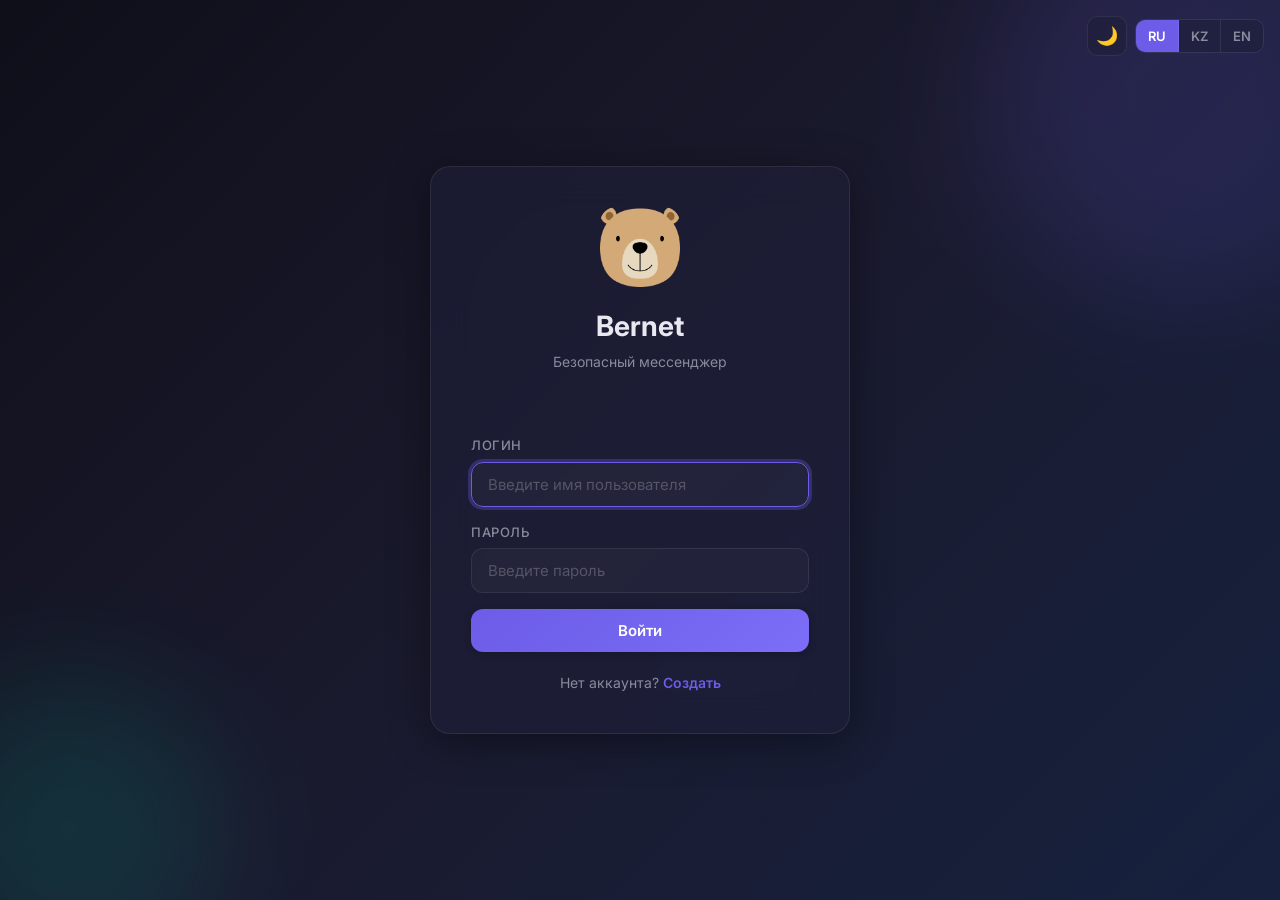
<file: web/index.html>
<!DOCTYPE html>
<html lang="ru">

<head>
  <meta charset="UTF-8">
  <meta name="viewport" content="width=device-width, initial-scale=1.0, maximum-scale=1.0, user-scalable=no, viewport-fit=cover">
  <meta name="description" content="Bernet Secure Messenger — безопасный мессенджер с шифрованием">
  <title>Bernet Messenger — Вход</title>
  <link rel="stylesheet" href="/web/css/style.css?v=14">
  <link rel="icon" href="/web/assets/logo.png" type="image/png">
</head>

<body>
  <!-- Theme/Language switcher (top-right corner) -->
  <div class="auth-settings">
    <div class="auth-settings-row">
      <button class="auth-toggle-btn" id="authThemeToggle" onclick="toggleAuthTheme()" title="Тема">🌙</button>
      <div class="auth-lang-group">
        <button class="auth-lang-btn active" id="authLangRu" onclick="setAuthLang('ru')">RU</button>
        <button class="auth-lang-btn" id="authLangKz" onclick="setAuthLang('kz')">KZ</button>
        <button class="auth-lang-btn" id="authLangEn" onclick="setAuthLang('en')">EN</button>
      </div>
    </div>
  </div>

  <div class="auth-page">
    <!-- ── LOGIN FORM ── -->
    <div class="auth-card" id="loginForm">
      <div class="auth-logo">
        <img src="/web/assets/logo.png" alt="Bernet" onerror="this.style.display='none'">
        <h1>Bernet</h1>
        <p data-i18n="auth_subtitle">Безопасный мессенджер</p>
      </div>

      <div class="auth-error" id="loginError"></div>

      <div class="input-group">
        <label for="loginUsername" data-i18n="auth_login">Логин</label>
        <input type="text" id="loginUsername" data-i18n="auth_login_placeholder" placeholder="Введите имя пользователя"
          autocomplete="username" autofocus>
      </div>

      <div class="input-group">
        <label for="loginPassword" data-i18n="auth_password">Пароль</label>
        <input type="password" id="loginPassword" data-i18n="auth_password_placeholder" placeholder="Введите пароль"
          autocomplete="current-password">
      </div>

      <div class="mt-16">
        <button class="btn btn-primary" id="loginSubmit" data-i18n="auth_login_btn">Войти</button>
      </div>

      <div class="auth-footer">
        <span data-i18n="auth_no_account">Нет аккаунта?</span> <a id="showRegister" data-i18n="auth_create">Создать</a>
      </div>
    </div>

    <!-- ── REGISTER FORM ── -->
    <div class="auth-card hidden" id="registerForm">
      <div class="auth-logo">
        <img src="/web/assets/logo.png" alt="Bernet" onerror="this.style.display='none'">
        <h1 data-i18n="auth_register_title">Регистрация</h1>
        <p data-i18n="auth_register_subtitle">Создайте аккаунт в Bernet</p>
      </div>

      <div class="auth-error" id="registerError"></div>

      <div class="input-group">
        <label for="regUsername" data-i18n="auth_login_label">Логин *</label>
        <input type="text" id="regUsername" data-i18n="auth_create_login_placeholder" placeholder="Придумайте логин"
          autocomplete="username">
      </div>

      <div class="input-group">
        <label for="regPassword" data-i18n="auth_password_label">Пароль *</label>
        <input type="password" id="regPassword" data-i18n="auth_password_min" placeholder="Минимум 4 символа"
          autocomplete="new-password">
      </div>

      <div class="input-group">
        <label for="regFirstName" data-i18n="auth_firstname">Имя *</label>
        <input type="text" id="regFirstName" data-i18n="auth_firstname_placeholder" placeholder="Ваше имя">
      </div>

      <div class="input-group">
        <label for="regLastName" data-i18n="auth_lastname">Фамилия</label>
        <input type="text" id="regLastName" data-i18n="auth_lastname_placeholder"
          placeholder="Ваша фамилия (необязательно)">
      </div>

      <div class="mt-16">
        <button class="btn btn-primary" id="registerSubmit" data-i18n="auth_register_btn">Создать аккаунт</button>
      </div>

      <div class="auth-footer">
        <span data-i18n="auth_has_account">Уже есть аккаунт?</span> <a id="showLogin" data-i18n="auth_signin">Войти</a>
      </div>
    </div>

    <!-- ── PIN SCREEN ── -->
    <div class="pin-screen" id="pinScreen">
      <div class="pin-card">
        <div class="pin-logo">
          <img src="/web/assets/logo.png" alt="Bernet" onerror="this.style.display='none'">
        </div>
        <div class="pin-title" id="pinTitle">Введите PIN-код</div>
        <div class="pin-subtitle" id="pinSubtitle">PIN защищает ваш приватный ключ</div>

        <div class="pin-dots" id="pinDots">
          <div class="pin-dot" id="pinDot0"></div>
          <div class="pin-dot" id="pinDot1"></div>
          <div class="pin-dot" id="pinDot2"></div>
          <div class="pin-dot" id="pinDot3"></div>
        </div>

        <div class="pin-error" id="pinError"></div>

        <div class="numpad">
          <div class="numpad-row">
            <button class="numpad-btn" data-num="1">1</button>
            <button class="numpad-btn" data-num="2">2</button>
            <button class="numpad-btn" data-num="3">3</button>
          </div>
          <div class="numpad-row">
            <button class="numpad-btn" data-num="4">4</button>
            <button class="numpad-btn" data-num="5">5</button>
            <button class="numpad-btn" data-num="6">6</button>
          </div>
          <div class="numpad-row">
            <button class="numpad-btn" data-num="7">7</button>
            <button class="numpad-btn" data-num="8">8</button>
            <button class="numpad-btn" data-num="9">9</button>
          </div>
          <div class="numpad-row">
            <button class="numpad-btn fn" id="pinBackspace">⌫</button>
            <button class="numpad-btn" data-num="0">0</button>
            <button class="numpad-btn fn" id="pinConfirm">✓</button>
          </div>
        </div>
      </div>
    </div>
  </div>

  <script src="/web/js/i18n.js?v=10"></script>
  <script src="/web/js/api.js?v=10"></script>
  <script src="/web/js/crypto.js?v=10"></script>
  <script src="/web/js/app.js?v=10"></script>
  <script>
    // Add auth-specific translations
    const authTranslations = {
      ru: {
        auth_subtitle: 'Безопасный мессенджер',
        auth_login: 'Логин', auth_login_placeholder: 'Введите имя пользователя',
        auth_password: 'Пароль', auth_password_placeholder: 'Введите пароль',
        auth_login_btn: 'Войти',
        auth_no_account: 'Нет аккаунта?', auth_create: 'Создать',
        auth_register_title: 'Регистрация', auth_register_subtitle: 'Создайте аккаунт в Bernet',
        auth_login_label: 'Логин *', auth_create_login_placeholder: 'Придумайте логин',
        auth_password_label: 'Пароль *', auth_password_min: 'Минимум 4 символа',
        auth_firstname: 'Имя *', auth_firstname_placeholder: 'Ваше имя',
        auth_lastname: 'Фамилия', auth_lastname_placeholder: 'Ваша фамилия (необязательно)',
        auth_register_btn: 'Создать аккаунт',
        auth_has_account: 'Уже есть аккаунт?', auth_signin: 'Войти'
      },
      kz: {
        auth_subtitle: 'Қауіпсіз мессенджер',
        auth_login: 'Логин', auth_login_placeholder: 'Пайдаланушы атын енгізіңіз',
        auth_password: 'Құпия сөз', auth_password_placeholder: 'Құпия сөзді енгізіңіз',
        auth_login_btn: 'Кіру',
        auth_no_account: 'Аккаунт жоқ па?', auth_create: 'Тіркелу',
        auth_register_title: 'Тіркелу', auth_register_subtitle: 'Bernet-те аккаунт жасаңыз',
        auth_login_label: 'Логин *', auth_create_login_placeholder: 'Логин ойлап табыңыз',
        auth_password_label: 'Құпия сөз *', auth_password_min: 'Кемінде 4 таңба',
        auth_firstname: 'Аты *', auth_firstname_placeholder: 'Сіздің атыңыз',
        auth_lastname: 'Тегі', auth_lastname_placeholder: 'Сіздің тегіңіз (міндетті емес)',
        auth_register_btn: 'Аккаунт жасау',
        auth_has_account: 'Аккаунт бар ма?', auth_signin: 'Кіру'
      },
      en: {
        auth_subtitle: 'Secure Messenger',
        auth_login: 'Username', auth_login_placeholder: 'Enter username',
        auth_password: 'Password', auth_password_placeholder: 'Enter password',
        auth_login_btn: 'Sign in',
        auth_no_account: 'No account?', auth_create: 'Register',
        auth_register_title: 'Registration', auth_register_subtitle: 'Create a Bernet account',
        auth_login_label: 'Username *', auth_create_login_placeholder: 'Choose a username',
        auth_password_label: 'Password *', auth_password_min: 'Minimum 4 characters',
        auth_firstname: 'First name *', auth_firstname_placeholder: 'Your first name',
        auth_lastname: 'Last name', auth_lastname_placeholder: 'Your last name (optional)',
        auth_register_btn: 'Create account',
        auth_has_account: 'Already have an account?', auth_signin: 'Sign in'
      }
    };

    // Merge auth translations into I18n
    for (const lang in authTranslations) {
      Object.assign(I18n.translations[lang], authTranslations[lang]);
    }

    // Theme toggle
    function toggleAuthTheme() {
      const current = document.body.getAttribute('data-theme') || 'dark';
      const next = current === 'dark' ? 'light' : 'dark';
      document.body.setAttribute('data-theme', next);
      localStorage.setItem('bernet_theme', next);
      document.getElementById('authThemeToggle').textContent = next === 'dark' ? '🌙' : '☀️';
    }

    // Language setter
    function setAuthLang(lang) {
      I18n.setLang(lang);
      ['ru', 'kz', 'en'].forEach(l => {
        const btn = document.getElementById('authLang' + l.charAt(0).toUpperCase() + l.slice(1));
        if (btn) btn.classList.toggle('active', l === lang);
      });
    }

    // Apply saved preferences on load
    document.addEventListener('DOMContentLoaded', () => {
      const savedTheme = localStorage.getItem('bernet_theme') || 'dark';
      document.body.setAttribute('data-theme', savedTheme);
      document.getElementById('authThemeToggle').textContent = savedTheme === 'dark' ? '🌙' : '☀️';

      I18n.init();
      const lang = I18n.currentLang;
      ['ru', 'kz', 'en'].forEach(l => {
        const btn = document.getElementById('authLang' + l.charAt(0).toUpperCase() + l.slice(1));
        if (btn) btn.classList.toggle('active', l === lang);
      });
    });
  </script>
</body>

</html>
</file>
<file: web/css/style.css>
/* ============================================
   BERNET MESSENGER â€” Complete Design System
   Dark Theme | Glassmorphism | Modern
   ============================================ */

@import url('https://fonts.googleapis.com/css2?family=Inter:wght@300;400;500;600;700&display=swap');

/* â”€â”€ CSS Variables â”€â”€ */
:root {
    --bg-primary: #0f0f1a;
    --bg-secondary: #1a1a2e;
    --bg-tertiary: #16213e;
    --bg-chat: #0d1117;
    --sidebar-bg: rgba(26, 26, 46, 0.85);
    --header-bg: rgba(22, 33, 62, 0.9);
    --card-bg: rgba(30, 30, 58, 0.6);
    --glass-bg: rgba(255, 255, 255, 0.03);
    --glass-border: rgba(255, 255, 255, 0.08);

    --accent: #6c5ce7;
    --accent-hover: #7c6ef7;
    --accent-glow: rgba(108, 92, 231, 0.3);
    --success: #00b894;
    --error: #e74c3c;
    --warning: #fdcb6e;

    --bubble-sent: #4a89dc;
    --bubble-sent-hover: #5a99ec;
    --bubble-received: #2b2d31;
    --bubble-received-hover: #3b3d41;

    --text-primary: #e8e8f0;
    --text-secondary: #8b8b9e;
    --text-muted: #555566;
    --text-accent: #a29bfe;

    --divider: rgba(255, 255, 255, 0.06);
    --scrollbar: rgba(108, 92, 231, 0.3);
    --scrollbar-hover: rgba(108, 92, 231, 0.5);

    --shadow-sm: 0 2px 8px rgba(0, 0, 0, 0.2);
    --shadow-md: 0 4px 20px rgba(0, 0, 0, 0.3);
    --shadow-lg: 0 8px 40px rgba(0, 0, 0, 0.4);
    --shadow-glow: 0 0 30px var(--accent-glow);

    --radius-sm: 8px;
    --radius-md: 12px;
    --radius-lg: 16px;
    --radius-xl: 20px;
    --radius-full: 50%;

    --transition-fast: 0.15s ease;
    --transition-normal: 0.25s ease;
    --transition-slow: 0.4s cubic-bezier(0.4, 0, 0.2, 1);

    --font: 'Inter', -apple-system, BlinkMacSystemFont, 'Segoe UI', sans-serif;
    --sidebar-width: 340px;
}

/* â”€â”€ Reset â”€â”€ */
*,
*::before,
*::after {
    margin: 0;
    padding: 0;
    box-sizing: border-box;
}

html,
body {
    height: 100%;
    overflow: hidden;
}

body {
    font-family: var(--font);
    background: var(--bg-primary);
    color: var(--text-primary);
    line-height: 1.5;
    -webkit-font-smoothing: antialiased;
}

a {
    color: var(--accent);
    text-decoration: none;
    cursor: pointer;
}

a:hover {
    color: var(--accent-hover);
}

.hidden {
    display: none !important;
}

.text-muted {
    color: var(--text-muted);
}

.text-sm {
    font-size: 13px;
}

.mt-16 {
    margin-top: 16px;
}

/* â”€â”€ Scrollbar â”€â”€ */
::-webkit-scrollbar {
    width: 6px;
}

::-webkit-scrollbar-track {
    background: transparent;
}

::-webkit-scrollbar-thumb {
    background: var(--scrollbar);
    border-radius: 3px;
}

::-webkit-scrollbar-thumb:hover {
    background: var(--scrollbar-hover);
}

/* â”€â”€ Spinner â”€â”€ */
.spinner {
    width: 32px;
    height: 32px;
    border: 3px solid var(--glass-border);
    border-top-color: var(--accent);
    border-radius: 50%;
    animation: spin 0.8s linear infinite;
}

.spinner-sm {
    width: 16px;
    height: 16px;
    border-width: 2px;
    display: inline-block;
    vertical-align: middle;
}

.spinner-accent {
    border-top-color: var(--accent);
}

@keyframes spin {
    to {
        transform: rotate(360deg);
    }
}

@keyframes fadeIn {
    from {
        opacity: 0;
    }

    to {
        opacity: 1;
    }
}

@keyframes fadeInScale {
    from {
        opacity: 0;
        transform: scale(0.95);
    }

    to {
        opacity: 1;
        transform: scale(1);
    }
}

@keyframes fadeInScaleTimer {
    from {
        opacity: 0;
        transform: translateX(-50%) scale(0.95);
    }

    to {
        opacity: 1;
        transform: translateX(-50%) scale(1);
    }
}

@keyframes slideUp {
    from {
        opacity: 0;
        transform: translateY(20px);
    }

    to {
        opacity: 1;
        transform: translateY(0);
    }
}

@keyframes glowPulse {

    0%,
    100% {
        opacity: 0.15;
    }

    50% {
        opacity: 0.25;
    }
}

/* â•â•â•â•â•â•â•â•â•â•â•â•â•â•â•â•â•â•â•â•â•â•â•â•â•â•â•â•â•â•â•â•â•â•â•â•â•â•â•â•â•â•â•â•â•â•
   AUTH PAGE
   â•â•â•â•â•â•â•â•â•â•â•â•â•â•â•â•â•â•â•â•â•â•â•â•â•â•â•â•â•â•â•â•â•â•â•â•â•â•â•â•â•â•â•â•â•â• */
.auth-page {
    display: flex;
    align-items: center;
    justify-content: center;
    min-height: 100vh;
    background: linear-gradient(135deg, #0f0f1a, #1a1a2e, #16213e);
    position: relative;
    overflow: hidden;
}

.auth-page::before,
.auth-page::after {
    content: '';
    position: absolute;
    border-radius: 50%;
    filter: blur(60px);
    opacity: 0.15;
    animation: glowPulse 6s ease-in-out infinite;
}

.auth-page::before {
    width: 400px;
    height: 400px;
    background: var(--accent);
    top: -100px;
    right: -100px;
}

.auth-page::after {
    width: 300px;
    height: 300px;
    background: #00b894;
    bottom: -80px;
    left: -80px;
    animation-delay: 3s;
}

.auth-card {
    position: relative;
    z-index: 1;
    width: 420px;
    max-width: 90vw;
    background: var(--card-bg);
    backdrop-filter: blur(20px);
    border: 1px solid var(--glass-border);
    border-radius: var(--radius-xl);
    padding: 40px;
    box-shadow: var(--shadow-lg);
    animation: fadeInScale 0.5s ease;
}

.auth-logo {
    text-align: center;
    margin-bottom: 32px;
}

.auth-logo img {
    width: 80px;
    height: 80px;
    border-radius: var(--radius-lg);
    margin-bottom: 12px;
}

.auth-logo h1 {
    font-size: 28px;
    font-weight: 700;
    color: var(--text-primary);
}

.auth-logo p {
    color: var(--text-secondary);
    font-size: 14px;
    margin-top: 4px;
}

/* â”€â”€ Inputs â”€â”€ */
.input-group {
    margin-bottom: 16px;
}

.input-group label {
    display: block;
    font-size: 13px;
    font-weight: 500;
    color: var(--text-secondary);
    margin-bottom: 6px;
    text-transform: uppercase;
    letter-spacing: 0.5px;
}

.input-group input,
.input-group textarea {
    width: 100%;
    padding: 12px 16px;
    background: var(--glass-bg);
    border: 1px solid var(--glass-border);
    border-radius: var(--radius-md);
    color: var(--text-primary);
    font-size: 15px;
    font-family: var(--font);
    transition: var(--transition-fast);
    outline: none;
}

.input-group input:focus,
.input-group textarea:focus {
    border-color: var(--accent);
    box-shadow: 0 0 0 3px var(--accent-glow);
}

.input-group input::placeholder,
.input-group textarea::placeholder {
    color: var(--text-muted);
}

.iti { width: 100%; }

/* â”€â”€ Buttons â”€â”€ */
.btn {
    display: inline-flex;
    align-items: center;
    justify-content: center;
    gap: 8px;
    padding: 12px 24px;
    border-radius: var(--radius-md);
    font-size: 15px;
    font-weight: 600;
    font-family: var(--font);
    border: none;
    cursor: pointer;
    transition: var(--transition-normal);
    width: 100%;
}

.btn-primary {
    background: linear-gradient(135deg, var(--accent), var(--accent-hover));
    color: white;
    box-shadow: var(--shadow-sm);
}

.btn-primary:hover {
    box-shadow: var(--shadow-glow);
    transform: translateY(-1px);
}

.btn-primary:active {
    transform: translateY(0);
}

.btn-outline {
    background: transparent;
    border: 1px solid var(--glass-border);
    color: var(--text-primary);
}

.btn-outline:hover {
    border-color: var(--accent);
    background: rgba(108, 92, 231, 0.08);
}

.btn-outline.danger {
    color: var(--error);
    border-color: rgba(231, 76, 60, 0.3);
}

.btn-outline.danger:hover {
    background: rgba(231, 76, 60, 0.1);
}

.btn-sm {
    padding: 6px 12px;
    font-size: 13px;
    width: auto;
}

.btn-icon {
    background: none;
    border: none;
    color: var(--text-secondary);
    cursor: pointer;
    font-size: 18px;
    padding: 8px;
    border-radius: var(--radius-sm);
    transition: var(--transition-fast);
    display: flex;
    align-items: center;
    justify-content: center;
}

.btn-icon:hover {
    color: var(--text-primary);
    background: rgba(255, 255, 255, 0.06);
}

.auth-error {
    color: var(--error);
    font-size: 14px;
    margin-bottom: 12px;
    min-height: 20px;
    text-align: center;
}

.auth-footer {
    text-align: center;
    margin-top: 20px;
    color: var(--text-secondary);
    font-size: 14px;
}

.auth-footer a {
    color: var(--accent);
    font-weight: 600;
    cursor: pointer;
}

.auth-footer a:hover {
    color: var(--accent-hover);
    text-decoration: underline;
}

/* â•â•â•â•â•â•â•â•â•â•â•â•â•â•â•â•â•â•â•â•â•â•â•â•â•â•â•â•â•â•â•â•â•â•â•â•â•â•â•â•â•â•â•â•â•â•
   APP LAYOUT
   â•â•â•â•â•â•â•â•â•â•â•â•â•â•â•â•â•â•â•â•â•â•â•â•â•â•â•â•â•â•â•â•â•â•â•â•â•â•â•â•â•â•â•â•â•â• */
.app-layout {
    display: flex;
    height: 100vh;
    overflow: hidden;
}

/* â”€â”€ Sidebar â”€â”€ */
.sidebar {
    width: var(--sidebar-width);
    min-width: var(--sidebar-width);
    background: var(--sidebar-bg);
    backdrop-filter: blur(12px);
    border-right: 1px solid var(--divider);
    display: flex;
    flex-direction: column;
    animation: fadeIn 0.3s ease;
}

.sidebar-header {
    padding: 0 12px;
    height: 64px;
    display: flex;
    align-items: center;
    border-bottom: 1px solid var(--divider);
    box-sizing: border-box;
}
.search-box {
    position: relative;
    width: 100%;
}

.search-box .search-icon {
    position: absolute;
    left: 12px;
    top: 50%;
    transform: translateY(-50%);
    font-size: 14px;
    pointer-events: none;
}

.search-editable {
    width: 100%;
    padding: 10px 12px 10px 36px;
    background: var(--glass-bg);
    border: 1px solid var(--glass-border);
    border-radius: var(--radius-md);
    color: var(--text-primary);
    font-size: 14px;
    font-family: var(--font);
    outline: none;
    transition: var(--transition-fast);
    white-space: nowrap;
    overflow: hidden;
    cursor: text;
    box-sizing: border-box;
    display: block;
}

.search-editable:empty::before {
    content: attr(data-placeholder);
    color: var(--text-muted);
    pointer-events: none;
}

.search-editable:focus {
    border-color: var(--accent);
    box-shadow: 0 0 0 2px var(--accent-glow);
}

.search-results {
    position: absolute;
    top: 100%;
    left: 0;
    right: 0;
    background: var(--bg-secondary);
    border: 1px solid var(--glass-border);
    border-radius: 0 0 var(--radius-md) var(--radius-md);
    max-height: 300px;
    overflow-y: auto;
    z-index: 10;
    display: none;
    box-shadow: var(--shadow-md);
}

.search-results.active {
    display: block;
}

.search-result-item {
    padding: 10px 14px;
    cursor: pointer;
    display: flex;
    align-items: center;
    gap: 10px;
    transition: var(--transition-fast);
}

.search-result-item:hover {
    background: rgba(108, 92, 231, 0.1);
}

/* â”€â”€ Chat List â”€â”€ */
.chat-list {
    flex: 1;
    overflow-y: auto;
    padding: 4px 0;
}

.empty-state {
    display: flex;
    flex-direction: column;
    align-items: center;
    justify-content: center;
    height: 100%;
    text-align: center;
    padding: 2rem;
    color: var(--text-muted);
}
.empty-state .empty-icon {
    font-size: 3rem;
    margin-bottom: 1rem;
    opacity: 0.5;
}
.empty-state p { margin: 0; }
.empty-state p:first-of-type { font-weight: 600; font-size: 1.1rem; color: var(--text-main); margin-bottom: 0.25rem; }

.chat-item {
    display: flex;
    align-items: center;
    gap: 12px;
    padding: 12px 16px;
    cursor: pointer;
    transition: var(--transition-normal);
    position: relative;
    border-bottom: 1px solid var(--divider);
}

.chat-item:hover {
    background: rgba(108, 92, 231, 0.06);
}

.chat-item.active {
    background: rgba(108, 92, 231, 0.12);
    border-left: 3px solid var(--accent);
}

.chat-item .chat-info {
    flex: 1;
    min-width: 0;
}

.chat-item .chat-name {
    font-weight: 600;
    font-size: 15px;
    color: var(--text-primary);
    white-space: nowrap;
    overflow: hidden;
    text-overflow: ellipsis;
}

.chat-item .chat-last-msg {
    font-size: 13px;
    color: var(--text-secondary);
    white-space: nowrap;
    overflow: hidden;
    text-overflow: ellipsis;
    margin-top: 2px;
}

.chat-item .chat-meta {
    display: flex;
    flex-direction: column;
    align-items: flex-end;
    gap: 4px;
}

.chat-item .chat-time {
    font-size: 12px;
    color: var(--text-muted);
}

.chat-item .unread-badge {
    background: var(--accent);
    color: white;
    font-size: 11px;
    font-weight: 700;
    min-width: 20px;
    height: 20px;
    border-radius: 10px;
    display: flex;
    align-items: center;
    justify-content: center;
    padding: 0 6px;
}

/* â”€â”€ Sidebar Footer â”€â”€ */
.sidebar-footer {
    display: flex;
    align-items: center;
    gap: 10px;
    padding: 0 16px;
    height: 64px;
    border-top: 1px solid var(--divider);
    background: var(--glass-bg);
    box-sizing: border-box;
}

.sidebar-footer .user-name {
    flex: 1;
    font-weight: 600;
    font-size: 14px;
    white-space: nowrap;
    overflow: hidden;
    text-overflow: ellipsis;
}

/* â”€â”€ Chat Avatar â”€â”€ */
.chat-avatar {
    width: 44px;
    height: 44px;
    border-radius: var(--radius-full);
    background: linear-gradient(135deg, var(--accent), #a29bfe);
    display: flex;
    align-items: center;
    justify-content: center;
    color: white;
    font-weight: 700;
    font-size: 16px;
    flex-shrink: 0;
    overflow: hidden;
    user-select: none;
}

.chat-avatar img {
    width: 100%;
    height: 100%;
    object-fit: cover;
    border-radius: var(--radius-full);
}

.chat-avatar.sm {
    width: 36px;
    height: 36px;
    font-size: 14px;
}

.chat-avatar.lg {
    width: 80px;
    height: 80px;
    font-size: 28px;
}

.clickable {
    cursor: pointer;
}

/* â•â•â•â•â•â•â•â•â•â•â•â•â•â•â•â•â•â•â•â•â•â•â•â•â•â•â•â•â•â•â•â•â•â•â•â•â•â•â•â•â•â•â•â•â•â•
   CHAT AREA
   â•â•â•â•â•â•â•â•â•â•â•â•â•â•â•â•â•â•â•â•â•â•â•â•â•â•â•â•â•â•â•â•â•â•â•â•â•â•â•â•â•â•â•â•â•â• */
.chat-area {
    flex: 1;
    display: flex;
    flex-direction: column;
    background: var(--bg-chat);
    position: relative;
    min-width: 0;
}

/* â”€â”€ Welcome Screen â”€â”€ */
.welcome-screen {
    flex: 1;
    display: flex;
    flex-direction: column;
    align-items: center;
    justify-content: center;
    color: var(--text-muted);
    gap: 12px;
    animation: fadeIn 0.5s ease;
}

.welcome-screen img {
    width: 100px;
    height: 100px;
    border-radius: var(--radius-xl);
    opacity: 0.7;
}

.welcome-screen h2 {
    font-size: 24px;
    color: var(--text-secondary);
}

.welcome-screen p {
    font-size: 15px;
}

/* â”€â”€ Chat Header â”€â”€ */
.chat-header {
    display: flex;
    align-items: center;
    gap: 12px;
    padding: 0 16px;
    background: var(--header-bg);
    backdrop-filter: blur(12px);
    border-bottom: 1px solid var(--divider);
    height: 64px;
    box-sizing: border-box;
}

.chat-header-info {
    flex: 1;
    min-width: 0;
}

.chat-header-info .name {
    font-weight: 600;
    font-size: 16px;
}

.chat-header-info .status {
    font-size: 13px;
    color: var(--text-secondary);
}

/* â”€â”€ Context Menu â”€â”€ */
.context-menu {
    position: absolute;
    top: 50px;
    right: 16px;
    background: var(--bg-secondary);
    border: 1px solid var(--glass-border);
    border-radius: var(--radius-md);
    padding: 6px 0;
    min-width: 180px;
    z-index: 20;
    box-shadow: var(--shadow-md);
    display: none;
    animation: fadeInScale 0.15s ease;
}

.context-menu.active {
    display: block;
}

.context-item {
    padding: 10px 16px;
    cursor: pointer;
    font-size: 14px;
    transition: var(--transition-fast);
}

.context-item:hover {
    background: rgba(108, 92, 231, 0.1);
}

.context-item.danger {
    color: var(--error);
}

/* â”€â”€ Messages â”€â”€ */
.messages-container {
    flex: 1;
    overflow-y: auto;
    padding: 16px;
    display: flex;
    flex-direction: column;
    gap: 4px;
}

.message {
    display: flex;
    margin-bottom: 2px;
    animation: slideUp 0.2s ease;
}

.message.sent {
    justify-content: flex-end;
}

.message.received {
    justify-content: flex-start;
}

.message-bubble {
    max-width: 65%;
    padding: 8px 12px;
    border-radius: var(--radius-lg);
    font-size: 15px;
    line-height: 1.4;
    word-wrap: break-word;
    position: relative;
}

@keyframes messageVanish {
    0% { opacity: 1; transform: scale(1); }
    100% { opacity: 0; transform: scale(0.8); margin-bottom: -40px; padding: 0; height: 0; }
}

.message.vanishing {
    animation: messageVanish 0.4s cubic-bezier(0.4, 0, 0.2, 1) forwards;
    pointer-events: none;
}

.message.sent .message-bubble {
    background: var(--bubble-sent);
    color: white;
    border-bottom-right-radius: 4px;
}

.message.received .message-bubble {
    background: var(--bubble-received);
    color: var(--text-primary);
    border-bottom-left-radius: 4px;
}

.message-time {
    font-size: 11px;
    color: rgba(255, 255, 255, 0.5);
    margin-top: 4px;
    text-align: right;
}

.message.received .message-time {
    color: var(--text-muted);
}

.message-date-divider {
    text-align: center;
    margin: 12px 0;
    font-size: 12px;
    color: var(--text-muted);
}

.message-date-divider span {
    background: var(--glass-bg);
    padding: 4px 12px;
    border-radius: 12px;
    border: 1px solid var(--glass-border);
}

.load-more-btn {
    text-align: center;
    padding: 8px;
    color: var(--accent);
    cursor: pointer;
    font-size: 13px;
    transition: var(--transition-fast);
}

.load-more-btn:hover {
    color: var(--accent-hover);
}

/* â”€â”€ Timer Dropdown â”€â”€ */
.timer-dropdown {
    position: relative;
    display: inline-block;
}

.timer-menu {
    position: absolute;
    bottom: 50px;
    left: 50%;
    transform: translateX(-50%);
    background: var(--bg-secondary);
    border: 1px solid var(--glass-border);
    border-radius: var(--radius-md);
    box-shadow: var(--shadow-lg);
    padding: 8px 0;
    z-index: 100;
    min-width: 110px;
    transform-origin: bottom center;
    animation: fadeInScaleTimer 0.15s ease;
}

.timer-menu::after {
    content: '';
    position: absolute;
    bottom: -6px;
    left: 50%;
    margin-left: -6px;
    border-width: 6px 6px 0;
    border-style: solid;
    border-color: var(--bg-secondary) transparent transparent transparent;
}

.timer-menu::before {
    content: '';
    position: absolute;
    bottom: -7px;
    left: 50%;
    margin-left: -6px;
    border-width: 6px 6px 0;
    border-style: solid;
    border-color: var(--glass-border) transparent transparent transparent;
}

.timer-option {
    padding: 8px 16px;
    cursor: pointer;
    font-size: 14px;
    color: var(--text-primary);
    text-align: center;
    transition: background 0.2s;
}

.timer-option:hover {
    background: rgba(108, 92, 231, 0.1);
}

.timer-option.active {
    background: rgba(108, 92, 231, 0.2);
    color: var(--accent);
    font-weight: 600;
}

/* â”€â”€ Input Area â”€â”€ */
.input-area {
    padding: 10px 16px;
    min-height: 64px;
    background: var(--header-bg);
    backdrop-filter: blur(12px);
    border-top: 1px solid var(--divider);
    display: flex;
    flex-direction: column;
    justify-content: center;
    gap: 0;
    box-sizing: border-box;
}

.input-area .pending-attachments {
    max-height: 80px;
    overflow-y: auto;
    margin-bottom: 6px;
}

.input-row {
    display: flex;
    align-items: flex-end;
    gap: 8px;
}

.input-area textarea {
    flex: 1;
    padding: 10px 14px;
    background: var(--glass-bg);
    border: 1px solid var(--glass-border);
    border-radius: var(--radius-md);
    color: var(--text-primary);
    font-size: 15px;
    font-family: var(--font);
    resize: none;
    max-height: 120px;
    outline: none;
    transition: var(--transition-fast);
}

.input-area textarea:focus {
    border-color: var(--accent);
    box-shadow: 0 0 0 2px var(--accent-glow);
}

.input-area textarea::placeholder {
    color: var(--text-muted);
}

.send-btn {
    width: 40px;
    height: 40px;
    background: linear-gradient(135deg, var(--accent), var(--accent-hover));
    border: none;
    border-radius: var(--radius-md);
    color: white;
    cursor: pointer;
    display: flex;
    align-items: center;
    justify-content: center;
    transition: var(--transition-normal);
    flex-shrink: 0;
}

.send-btn:hover {
    box-shadow: var(--shadow-glow);
    transform: scale(1.05);
}

/* â•â•â•â•â•â•â•â•â•â•â•â•â•â•â•â•â•â•â•â•â•â•â•â•â•â•â•â•â•â•â•â•â•â•â•â•â•â•â•â•â•â•â•â•â•â•
   MODALS
   â•â•â•â•â•â•â•â•â•â•â•â•â•â•â•â•â•â•â•â•â•â•â•â•â•â•â•â•â•â•â•â•â•â•â•â•â•â•â•â•â•â•â•â•â•â• */
.modal-overlay {
    position: fixed;
    inset: 0;
    background: rgba(0, 0, 0, 0.6);
    display: flex;
    align-items: center;
    justify-content: center;
    z-index: 100;
    animation: fadeIn 0.2s ease;
}

.modal {
    background: var(--bg-secondary);
    border: 1px solid var(--glass-border);
    border-radius: var(--radius-xl);
    padding: 24px;
    max-height: 85vh;
    overflow-y: auto;
    box-shadow: var(--shadow-lg);
    position: relative;
}

.modal-profile {
    width: 440px;
    max-width: 95vw;
}

.modal-settings {
    width: 500px;
    max-width: 95vw;
}

.animate-scale {
    animation: fadeInScale 0.3s ease;
}

.modal-header {
    display: flex;
    align-items: center;
    justify-content: space-between;
    margin-bottom: 20px;
}

.modal-header h2 {
    font-size: 20px;
    font-weight: 700;
}

/* â”€â”€ Profile Card â”€â”€ */
.profile-card {
    display: flex;
    align-items: center;
    gap: 16px;
    padding: 16px;
    background: var(--glass-bg);
    border: 1px solid var(--glass-border);
    border-radius: var(--radius-lg);
    margin-bottom: 20px;
}

.profile-main {
    flex: 1;
    min-width: 0;
}

.profile-name {
    font-size: 18px;
    font-weight: 700;
}

.profile-sub {
    font-size: 14px;
    color: var(--text-secondary);
}

.profile-status {
    font-size: 13px;
    margin-top: 4px;
}

.avatar-upload-wrapper {
    position: relative;
    cursor: pointer;
}

.avatar-overlay {
    position: absolute;
    inset: 0;
    background: rgba(0, 0, 0, 0.5);
    border-radius: var(--radius-full);
    display: flex;
    align-items: center;
    justify-content: center;
    opacity: 0;
    transition: opacity 0.2s;
    font-size: 24px;
}

.avatar-upload-wrapper:hover .avatar-overlay {
    opacity: 1;
}

/* â”€â”€ Profile Tabs â”€â”€ */
.profile-tabs {
    display: flex;
    gap: 0;
    border-bottom: 1px solid var(--divider);
    margin-bottom: 16px;
}

.profile-tabs .tab,
.settings-tabs .tab {
    flex: 1;
    padding: 10px 16px;
    background: none;
    border: none;
    border-bottom: 2px solid transparent;
    color: var(--text-secondary);
    font-size: 14px;
    font-weight: 600;
    cursor: pointer;
    transition: var(--transition-normal);
    font-family: var(--font);
}

.profile-tabs .tab.active,
.settings-tabs .tab.active {
    color: var(--accent);
    border-bottom-color: var(--accent);
}

.profile-tabs .tab:hover,
.settings-tabs .tab:hover {
    color: var(--text-primary);
}

.tab-content {
    animation: fadeIn 0.2s ease;
}

/* â”€â”€ Profile Info Rows â”€â”€ */
.profile-info {
    margin-bottom: 16px;
}

.info-row {
    display: flex;
    justify-content: space-between;
    align-items: center;
    padding: 10px 0;
    border-bottom: 1px solid var(--divider);
    font-size: 14px;
}

.info-label {
    color: var(--text-secondary);
}

/* â”€â”€ Profile Actions â”€â”€ */
.profile-actions {
    display: flex;
    flex-direction: column;
    gap: 8px;
}

/* â”€â”€ Settings Tabs â”€â”€ */
.settings-tabs {
    display: flex;
    gap: 0;
    border-bottom: 1px solid var(--divider);
    margin-bottom: 16px;
}

/* â”€â”€ Key Status Card â”€â”€ */
.key-status-card {
    padding: 16px;
    background: var(--glass-bg);
    border: 1px solid var(--glass-border);
    border-radius: var(--radius-md);
    margin-bottom: 16px;
}

.key-status-header {
    display: flex;
    align-items: center;
    gap: 12px;
}

.key-icon {
    font-size: 28px;
}

.key-status-title {
    font-weight: 600;
    font-size: 15px;
}

.key-status-sub {
    font-size: 13px;
    color: var(--text-secondary);
}

.key-info-section {
    margin-bottom: 16px;
}

.key-label {
    display: block;
    font-size: 12px;
    font-weight: 600;
    color: var(--text-secondary);
    text-transform: uppercase;
    letter-spacing: 0.5px;
    margin-bottom: 6px;
}

.key-fingerprint {
    font-family: monospace;
    font-size: 13px;
    color: var(--text-accent);
    word-break: break-all;
}

.key-pem-display {
    width: 100%;
    padding: 10px;
    background: var(--glass-bg);
    border: 1px solid var(--glass-border);
    border-radius: var(--radius-sm);
    color: var(--text-primary);
    font-family: monospace;
    font-size: 11px;
    resize: vertical;
}

.key-private-status {
    font-size: 14px;
    color: var(--success);
}

.key-actions {
    margin-top: 16px;
}

.key-warning {
    font-size: 12px;
    color: var(--warning);
    margin-top: 8px;
}

.settings-footer {
    margin-top: 20px;
    padding-top: 16px;
    border-top: 1px solid var(--divider);
}

/* â•â•â•â•â•â•â•â•â•â•â•â•â•â•â•â•â•â•â•â•â•â•â•â•â•â•â•â•â•â•â•â•â•â•â•â•â•â•â•â•â•â•â•â•â•â•
   LOADING MESSAGES
   â•â•â•â•â•â•â•â•â•â•â•â•â•â•â•â•â•â•â•â•â•â•â•â•â•â•â•â•â•â•â•â•â•â•â•â•â•â•â•â•â•â•â•â•â•â• */
.loading-messages {
    display: flex;
    justify-content: center;
    padding: 40px;
}

/* â•â•â•â•â•â•â•â•â•â•â•â•â•â•â•â•â•â•â•â•â•â•â•â•â•â•â•â•â•â•â•â•â•â•â•â•â•â•â•â•â•â•â•â•â•â•
   PENDING ATTACHMENTS
   â•â•â•â•â•â•â•â•â•â•â•â•â•â•â•â•â•â•â•â•â•â•â•â•â•â•â•â•â•â•â•â•â•â•â•â•â•â•â•â•â•â•â•â•â•â• */
.pending-attachments {
    display: flex;
    flex-wrap: wrap;
    gap: 8px;
    padding: 8px;
    background: var(--bg-secondary);
    border: 1px solid var(--glass-border);
    border-radius: var(--radius-md);
    max-height: 120px;
    overflow-y: auto;
}

.pending-att {
    display: flex;
    align-items: center;
    gap: 8px;
    padding: 6px 8px;
    background: var(--glass-bg);
    border: 1px solid var(--glass-border);
    border-radius: var(--radius-sm);
    font-size: 13px;
    max-width: 250px;
    position: relative;
}

.pending-att .att-thumb {
    width: 40px;
    height: 40px;
    border-radius: 6px;
    object-fit: cover;
    flex-shrink: 0;
    cursor: pointer;
}

.pending-att .att-thumb:hover {
    opacity: 0.8;
    box-shadow: 0 0 0 2px var(--accent);
}

.pending-att .att-icon {
    font-size: 24px;
    flex-shrink: 0;
}

.pending-att .att-name {
    flex: 1;
    white-space: nowrap;
    overflow: hidden;
    text-overflow: ellipsis;
    font-size: 12px;
    color: var(--text-secondary);
}

.pending-att .btn-icon.sm {
    width: 20px;
    height: 20px;
    padding: 0;
    font-size: 12px;
    color: var(--error);
    flex-shrink: 0;
    border-radius: 50%;
    background: rgba(231, 76, 60, 0.1);
}

.pending-att .btn-icon.sm:hover {
    background: rgba(231, 76, 60, 0.25);
    color: white;
}

.pending-att .pending-rm {
    cursor: pointer;
    color: var(--error);
    font-weight: 700;
}

/* â•â•â•â•â•â•â•â•â•â•â•â•â•â•â•â•â•â•â•â•â•â•â•â•â•â•â•â•â•â•â•â•â•â•â•â•â•â•â•â•â•â•â•â•â•â•
   ATTACHMENT STYLES
   â•â•â•â•â•â•â•â•â•â•â•â•â•â•â•â•â•â•â•â•â•â•â•â•â•â•â•â•â•â•â•â•â•â•â•â•â•â•â•â•â•â•â•â•â•â• */
.att-image {
    max-width: 280px;
    max-height: 300px;
    border-radius: var(--radius-md);
    overflow: hidden;
    cursor: pointer;
}

.att-image img {
    display: block;
    max-width: 280px;
    max-height: 300px;
    object-fit: contain;
    border-radius: var(--radius-md);
}

.message-attachments {
    max-width: 300px;
}

.att-image:hover {
    transform: scale(1.02);
    transition: transform 0.2s;
}

/* â”€â”€ Self-Destruct Photo (one-time view) â”€â”€ */
.sd-photo-wrap {
    position: relative;
    max-width: 280px;
    max-height: 300px;
    border-radius: var(--radius-md);
    overflow: hidden;
    cursor: pointer;
}
.sd-photo-wrap img {
    display: block;
    max-width: 280px;
    max-height: 300px;
    object-fit: contain;
    border-radius: var(--radius-md);
    filter: blur(25px) brightness(0.5);
    transition: filter 0.4s ease;
}
.sd-photo-wrap.revealed img {
    filter: none;
}
.sd-photo-overlay {
    position: absolute;
    inset: 0;
    display: flex;
    flex-direction: column;
    align-items: center;
    justify-content: center;
    background: rgba(0, 0, 0, 0.45);
    border-radius: var(--radius-md);
    z-index: 2;
    transition: opacity 0.3s ease;
}
.sd-photo-wrap.revealed .sd-photo-overlay {
    opacity: 0;
    pointer-events: none;
}
.sd-photo-overlay .sd-eye {
    width: 52px;
    height: 52px;
    border-radius: 50%;
    background: rgba(255, 255, 255, 0.15);
    backdrop-filter: blur(8px);
    display: flex;
    align-items: center;
    justify-content: center;
    font-size: 26px;
    margin-bottom: 8px;
    border: 2px solid rgba(255,255,255,0.3);
}
.sd-photo-overlay .sd-label {
    color: #fff;
    font-size: 13px;
    font-weight: 600;
    text-shadow: 0 1px 4px rgba(0,0,0,0.5);
}
/* Hidden text for SD photos - shown only after reveal */
.sd-hidden-text {
    display: none;
}
.message.sd-revealed .sd-hidden-text {
    display: block;
}

.att-file {
    display: flex;
    align-items: center;
    gap: 10px;
    padding: 10px 14px;
    background: rgba(255, 255, 255, 0.05);
    border: 1px solid var(--glass-border);
    border-radius: var(--radius-md);
    cursor: pointer;
    margin-top: 6px;
    transition: background 0.2s;
    min-width: 200px;
}

.att-file:hover {
    background: rgba(255, 255, 255, 0.08);
}

.att-file-info {
    flex: 1;
    min-width: 0;
}

.att-file-name {
    font-size: 14px;
    font-weight: 500;
    white-space: nowrap;
    overflow: hidden;
    text-overflow: ellipsis;
}

.att-file-size {
    font-size: 12px;
    color: var(--text-muted);
}

.att-file-icon {
    font-size: 28px;
    flex-shrink: 0;
}

.att-download-icon {
    font-size: 18px;
    color: var(--accent);
    flex-shrink: 0;
    opacity: 0.7;
    transition: opacity 0.2s;
}

.att-file:hover .att-download-icon {
    opacity: 1;
}

/* â”€â”€ Audio Attachments â”€â”€ */
.att-audio {
    display: flex;
    align-items: center;
    gap: 8px;
    padding: 8px 12px;
    background: rgba(255, 255, 255, 0.05);
    border: 1px solid var(--glass-border);
    border-radius: var(--radius-md);
    margin-top: 6px;
}

.att-audio audio {
    flex: 1;
    height: 36px;
    min-width: 160px;
}

.audio-download {
    background: none;
    border: none;
    color: var(--accent);
    font-size: 18px;
    cursor: pointer;
    padding: 4px;
    transition: opacity 0.2s;
}

.audio-download:hover {
    opacity: 0.7;
}

/* â•â•â•â•â•â•â•â•â•â•â•â•â•â•â•â•â•â•â•â•â•â•â•â•â•â•â•â•â•â•â•â•â•â•â•â•â•â•â•â•â•â•â•â•â•â•
   IMAGE VIEWER
   â•â•â•â•â•â•â•â•â•â•â•â•â•â•â•â•â•â•â•â•â•â•â•â•â•â•â•â•â•â•â•â•â•â•â•â•â•â•â•â•â•â•â•â•â•â• */
.modal-image-viewer {
    max-width: 90vw;
    max-height: 90vh;
    display: flex;
    flex-direction: column;
    align-items: center;
    gap: 12px;
}

.modal-image-viewer img {
    max-width: 90vw;
    max-height: 80vh;
    object-fit: contain;
    border-radius: var(--radius-md);
}

.viewer-controls {
    display: flex;
    gap: 12px;
}

.viewer-btn {
    padding: 8px 20px;
    background: rgba(255, 255, 255, 0.15);
    border: 1px solid rgba(255, 255, 255, 0.2);
    border-radius: var(--radius-md);
    color: white;
    font-size: 14px;
    cursor: pointer;
    transition: background 0.2s;
    font-family: var(--font);
}

.viewer-btn:hover {
    background: rgba(255, 255, 255, 0.25);
}

/* â•â•â•â•â•â•â•â•â•â•â•â•â•â•â•â•â•â•â•â•â•â•â•â•â•â•â•â•â•â•â•â•â•â•â•â•â•â•â•â•â•â•â•â•â•â•
   AVATAR VIEW MODAL
   â•â•â•â•â•â•â•â•â•â•â•â•â•â•â•â•â•â•â•â•â•â•â•â•â•â•â•â•â•â•â•â•â•â•â•â•â•â•â•â•â•â•â•â•â•â• */
.avatar-view-overlay {
    position: fixed;
    inset: 0;
    background: rgba(0, 0, 0, 0.85);
    display: flex;
    align-items: center;
    justify-content: center;
    z-index: 200;
    cursor: pointer;
}

.avatar-view-overlay img {
    max-width: 80vw;
    max-height: 80vh;
    border-radius: var(--radius-lg);
    box-shadow: var(--shadow-lg);
}

/* â•â•â•â•â•â•â•â•â•â•â•â•â•â•â•â•â•â•â•â•â•â•â•â•â•â•â•â•â•â•â•â•â•â•â•â•â•â•â•â•â•â•â•â•â•â•
   CLICKABLE AVATARS
   â•â•â•â•â•â•â•â•â•â•â•â•â•â•â•â•â•â•â•â•â•â•â•â•â•â•â•â•â•â•â•â•â•â•â•â•â•â•â•â•â•â•â•â•â•â• */
.chat-avatar.clickable:hover {
    opacity: 0.85;
    transform: scale(1.05);
    transition: transform 0.2s;
}

/* â•â•â•â•â•â•â•â•â•â•â•â•â•â•â•â•â•â•â•â•â•â•â•â•â•â•â•â•â•â•â•â•â•â•â•â•â•â•â•â•â•â•â•â•â•â•
   MOBILE RESPONSIVE
   â•â•â•â•â•â•â•â•â•â•â•â•â•â•â•â•â•â•â•â•â•â•â•â•â•â•â•â•â•â•â•â•â•â•â•â•â•â•â•â•â•â•â•â•â•â• */
.mobile-back {
    display: none;
}

/* Prevent double-tap zoom on all interactive elements */
button, a, .numpad-btn, .chat-item, .search-editable, .pin-dot, input, textarea {
    touch-action: manipulation;
}

@media (max-width: 768px) {
    html, body {
        height: 100%;
        overflow: hidden;
    }

    .app-layout {
        height: 100vh;
        height: 100dvh;
        height: -webkit-fill-available;
        position: fixed;
        top: 0;
        left: 0;
        right: 0;
        bottom: 0;
    }

    .sidebar {
        width: 100%;
        min-width: 100%;
        height: 100%;
        max-height: 100%;
        overflow: hidden;
    }

    .chat-list {
        flex: 1;
        min-height: 0;
        overflow-y: auto;
        -webkit-overflow-scrolling: touch;
    }

    .sidebar-footer {
        flex-shrink: 0;
        padding-bottom: max(12px, env(safe-area-inset-bottom));
    }

    .chat-area {
        display: none;
        width: 100%;
        position: fixed;
        top: 0;
        left: 0;
        right: 0;
        bottom: 0;
        z-index: 50;
        height: 100vh;
        height: 100dvh;
        height: -webkit-fill-available;
    }

    .app-layout.show-chat .sidebar {
        display: none;
    }

    .app-layout.show-chat .chat-area {
        display: flex;
    }

    .mobile-back {
        display: flex;
    }

    .message-bubble {
        max-width: 85%;
    }
}

/* â•â•â•â•â•â•â•â•â•â•â•â•â•â•â•â•â•â•â•â•â•â•â•â•â•â•â•â•â•â•â•â•â•â•â•â•â•â•â•â•â•â•â•â•â•â•
   LIGHT THEME OVERRIDE
   â•â•â•â•â•â•â•â•â•â•â•â•â•â•â•â•â•â•â•â•â•â•â•â•â•â•â•â•â•â•â•â•â•â•â•â•â•â•â•â•â•â•â•â•â•â• */
[data-theme="light"] {
    --bg-primary: #f0f2f5;
    --bg-secondary: #ffffff;
    --bg-tertiary: #e8eaed;
    --bg-chat: #e5ddd5;
    --sidebar-bg: rgba(255, 255, 255, 0.95);
    --header-bg: rgba(240, 242, 245, 0.95);
    --card-bg: rgba(255, 255, 255, 0.8);
    --glass-bg: rgba(0, 0, 0, 0.02);
    --glass-border: rgba(0, 0, 0, 0.08);

    --accent: #6c5ce7;
    --accent-hover: #5a4bd6;
    --accent-glow: rgba(108, 92, 231, 0.2);

    --bubble-sent: #d9fdd3;
    --bubble-sent-hover: #c9edba;
    --bubble-received: #ffffff;
    --bubble-received-hover: #f5f5f5;

    --text-primary: #111b21;
    --text-secondary: #54656f;
    --text-muted: #8696a0;
    --text-accent: #6c5ce7;

    --divider: rgba(0, 0, 0, 0.08);
    --scrollbar: rgba(108, 92, 231, 0.2);
    --scrollbar-hover: rgba(108, 92, 231, 0.4);

    --shadow-sm: 0 1px 4px rgba(0, 0, 0, 0.08);
    --shadow-md: 0 2px 12px rgba(0, 0, 0, 0.1);
    --shadow-lg: 0 4px 24px rgba(0, 0, 0, 0.12);
    --shadow-glow: 0 0 20px var(--accent-glow);
}

/* Light theme specific overrides */
[data-theme="light"] .message.sent .message-bubble {
    color: #111b21;
}

[data-theme="light"] .message.sent .message-time,
[data-theme="light"] .message.sent .lock-icon svg {
    color: rgba(0, 0, 0, 0.55);
}

[data-theme="light"] .message.received .message-bubble {
    border: 1px solid rgba(0, 0, 0, 0.06);
}

[data-theme="light"] .auth-page {
    background: linear-gradient(135deg, #e8eaed, #f0f2f5, #dfe3e8);
}

[data-theme="light"] .auth-card {
    background: rgba(255, 255, 255, 0.9);
    border-color: rgba(0, 0, 0, 0.08);
}

[data-theme="light"] .auth-logo h1,
[data-theme="light"] .auth-logo p {
    color: #111b21;
}

[data-theme="light"] .input-group label {
    color: #54656f;
}

[data-theme="light"] .input-group input,
[data-theme="light"] .input-group textarea {
    background: rgba(0, 0, 0, 0.04);
    border-color: rgba(0, 0, 0, 0.12);
    color: #111b21;
}

[data-theme="light"] .modal {
    background: rgba(255, 255, 255, 0.95);
    border-color: rgba(0, 0, 0, 0.1);
}

[data-theme="light"] .modal-header h2 {
    color: #111b21;
}

[data-theme="light"] .settings-tabs .tab {
    color: #54656f;
}

[data-theme="light"] .settings-tabs .tab.active {
    color: #111b21;
    border-color: var(--accent);
}

[data-theme="light"] .profile-card,
[data-theme="light"] .key-status-card {
    background: rgba(0, 0, 0, 0.03);
    border-color: rgba(0, 0, 0, 0.08);
}

[data-theme="light"] .info-row {
    border-color: rgba(0, 0, 0, 0.06);
}

[data-theme="light"] .att-file {
    background: rgba(0, 0, 0, 0.04);
    border-color: rgba(0, 0, 0, 0.08);
}

[data-theme="light"] .att-file:hover {
    background: rgba(0, 0, 0, 0.07);
}

[data-theme="light"] .att-audio {
    background: rgba(0, 0, 0, 0.04);
    border-color: rgba(0, 0, 0, 0.08);
}

[data-theme="light"] .context-menu {
    background: #fff;
    border: 1px solid rgba(0, 0, 0, 0.1);
    box-shadow: 0 4px 16px rgba(0, 0, 0, 0.12);
}

[data-theme="light"] .context-item:hover {
    background: rgba(0, 0, 0, 0.05);
}

[data-theme="light"] .pending-attachments {
    background: rgba(0, 0, 0, 0.04);
    border-color: rgba(0, 0, 0, 0.08);
}

[data-theme="light"] .pending-att {
    background: rgba(0, 0, 0, 0.04);
    border-color: rgba(0, 0, 0, 0.08);
}

[data-theme="light"] .search-editable {
    background: rgba(0, 0, 0, 0.04);
    color: var(--text-primary);
}

[data-theme="light"] .chat-item:hover,
[data-theme="light"] .chat-item.active {
    background: rgba(108, 92, 231, 0.08);
}

/* â•â•â•â•â•â•â•â•â•â•â•â•â•â•â•â•â•â•â•â•â•â•â•â•â•â•â•â•â•â•â•â•â•â•â•â•â•â•â•â•â•â•â•â•â•â•
   SETTINGS APPEARANCE TAB
   â•â•â•â•â•â•â•â•â•â•â•â•â•â•â•â•â•â•â•â•â•â•â•â•â•â•â•â•â•â•â•â•â•â•â•â•â•â•â•â•â•â•â•â•â•â• */
.settings-section {
    margin-bottom: 24px;
}

.settings-section-title {
    font-size: 14px;
    font-weight: 600;
    color: var(--text-secondary);
    text-transform: uppercase;
    letter-spacing: 0.5px;
    margin-bottom: 12px;
}

/* Theme Toggle */
.theme-toggle-group {
    display: flex;
    gap: 10px;
}

.theme-btn {
    flex: 1;
    display: flex;
    align-items: center;
    justify-content: center;
    gap: 8px;
    padding: 14px 16px;
    border-radius: 12px;
    border: 2px solid var(--glass-border);
    background: var(--glass-bg);
    color: var(--text-primary);
    font-size: 15px;
    font-weight: 500;
    cursor: pointer;
    transition: all 0.2s ease;
    font-family: var(--font);
}

.theme-btn:hover {
    border-color: var(--accent);
    background: rgba(108, 92, 231, 0.06);
}

.theme-btn.active {
    border-color: var(--accent);
    background: rgba(108, 92, 231, 0.12);
    box-shadow: 0 0 16px var(--accent-glow);
}

/* Language Toggle */
.lang-toggle-group {
    display: flex;
    flex-direction: column;
    gap: 8px;
}

.lang-btn {
    display: flex;
    align-items: center;
    gap: 10px;
    padding: 12px 16px;
    border-radius: 10px;
    border: 2px solid var(--glass-border);
    background: var(--glass-bg);
    color: var(--text-primary);
    font-size: 15px;
    font-weight: 500;
    cursor: pointer;
    transition: all 0.2s ease;
    font-family: var(--font);
}

.lang-btn:hover {
    border-color: var(--accent);
    background: rgba(108, 92, 231, 0.06);
}

.lang-btn.active {
    border-color: var(--accent);
    background: rgba(108, 92, 231, 0.12);
    box-shadow: 0 0 12px var(--accent-glow);
}

/* â•â•â•â•â•â•â•â•â•â•â•â•â•â•â•â•â•â•â•â•â•â•â•â•â•â•â•â•â•â•â•â•â•â•â•â•â•â•â•â•â•â•â•â•â•â•
   AUTH PAGE THEME/LANGUAGE CONTROLS
   â•â•â•â•â•â•â•â•â•â•â•â•â•â•â•â•â•â•â•â•â•â•â•â•â•â•â•â•â•â•â•â•â•â•â•â•â•â•â•â•â•â•â•â•â•â• */
.auth-settings {
    position: fixed;
    top: 16px;
    right: 16px;
    z-index: 100;
}

.auth-settings-row {
    display: flex;
    align-items: center;
    gap: 8px;
}

.auth-toggle-btn {
    width: 40px;
    height: 40px;
    border-radius: 10px;
    background: var(--card-bg);
    border: 1px solid var(--glass-border);
    color: var(--text-primary);
    font-size: 18px;
    cursor: pointer;
    display: flex;
    align-items: center;
    justify-content: center;
    backdrop-filter: blur(8px);
    transition: all 0.2s;
}

.auth-toggle-btn:hover {
    background: var(--accent);
    border-color: var(--accent);
}

.auth-lang-group {
    display: flex;
    border-radius: 10px;
    overflow: hidden;
    border: 1px solid var(--glass-border);
    backdrop-filter: blur(8px);
}

.auth-lang-btn {
    padding: 8px 12px;
    background: var(--card-bg);
    border: none;
    color: var(--text-secondary);
    font-size: 13px;
    font-weight: 600;
    cursor: pointer;
    transition: all 0.2s;
    font-family: var(--font);
}

.auth-lang-btn:not(:last-child) {
    border-right: 1px solid var(--glass-border);
}

.auth-lang-btn:hover {
    color: var(--text-primary);
    background: rgba(108, 92, 231, 0.1);
}

.auth-lang-btn.active {
    background: var(--accent);
    color: white;
}

/* â•â•â•â•â•â•â•â•â•â•â•â•â•â•â•â•â•â•â•â•â•â•â•â•â•â•â•â•â•â•â•â•â•â•â•â•â•â•â•â•â•â•â•â•â•â•
   PIN SCREEN
   â•â•â•â•â•â•â•â•â•â•â•â•â•â•â•â•â•â•â•â•â•â•â•â•â•â•â•â•â•â•â•â•â•â•â•â•â•â•â•â•â•â•â•â•â•â• */
.pin-screen {
    display: none;
    align-items: center;
    justify-content: center;
    width: 100%;
    /* Background and glows are inherited from the parent .auth-page */
}

.pin-screen.active {
    display: flex;
}

.pin-card {
    position: relative;
    z-index: 1;
    width: 380px;
    max-width: 90vw;
    background: var(--card-bg);
    backdrop-filter: blur(20px);
    border: 1px solid var(--glass-border);
    border-radius: var(--radius-xl);
    padding: 40px 30px;
    box-shadow: var(--shadow-lg);
    animation: fadeInScale 0.5s ease;
    text-align: center;
}

.pin-card .pin-logo img {
    width: 70px;
    height: 70px;
    border-radius: var(--radius-lg);
    margin-bottom: 12px;
}

.pin-card .pin-title {
    font-size: 22px;
    font-weight: 700;
    color: var(--text-primary);
    margin-bottom: 4px;
}

.pin-card .pin-subtitle {
    font-size: 13px;
    color: var(--text-secondary);
    margin-bottom: 24px;
}

.pin-dots {
    display: flex;
    justify-content: center;
    gap: 14px;
    margin-bottom: 8px;
}

.pin-dot {
    width: 22px;
    height: 22px;
    border-radius: 50%;
    border: 2px solid var(--glass-border);
    background: transparent;
    transition: all 0.2s ease;
}

.pin-dot.filled {
    background: var(--accent);
    border-color: var(--accent);
    box-shadow: 0 0 8px var(--accent-glow);
    transform: scale(1.1);
}

.pin-error {
    color: var(--error);
    font-size: 13px;
    min-height: 20px;
    margin: 8px 0 16px;
    transition: opacity 0.2s;
}

.numpad {
    display: flex;
    flex-direction: column;
    gap: 12px;
    align-items: center;
}

.numpad-row {
    display: flex;
    gap: 16px;
}

.numpad-btn {
    width: 68px;
    height: 68px;
    border-radius: 50%;
    background: var(--glass-bg);
    border: 1px solid var(--glass-border);
    color: var(--text-primary);
    font-size: 26px;
    font-weight: 600;
    font-family: var(--font);
    cursor: pointer;
    display: flex;
    align-items: center;
    justify-content: center;
    transition: all 0.15s ease;
    user-select: none;
}

.numpad-btn:hover {
    background: rgba(108, 92, 231, 0.15);
    border-color: var(--accent);
    transform: scale(1.05);
}

.numpad-btn:active {
    transform: scale(0.95);
    background: rgba(108, 92, 231, 0.25);
}

.numpad-btn.fn {
    font-size: 20px;
    color: var(--text-secondary);
}

.numpad-btn.fn:hover {
    color: var(--text-primary);
}

@keyframes pinShake {
    0%, 100% { transform: translateX(0); }
    20% { transform: translateX(-8px); }
    40% { transform: translateX(8px); }
    60% { transform: translateX(-6px); }
    80% { transform: translateX(6px); }
}

.pin-dots.shake {
    animation: pinShake 0.4s ease;
}

/* Light theme PIN */

[data-theme="light"] .pin-card {
    background: rgba(255, 255, 255, 0.85);
    border-color: rgba(0, 0, 0, 0.08);
}

[data-theme="light"] .numpad-btn {
    background: rgba(0, 0, 0, 0.03);
    border-color: rgba(0, 0, 0, 0.08);
    color: #1a1a2e;
}

[data-theme="light"] .numpad-btn:hover {
    background: rgba(108, 92, 231, 0.1);
}

[data-theme="light"] .pin-dot {
    border-color: rgba(0, 0, 0, 0.15);
}

/* ══════════════════════════════════════════════
   TYPING INDICATOR
   ══════════════════════════════════════════════ */
.message-list-wrapper {
    position: relative;
    display: flex;
    flex-direction: column;
}

.typing-indicator {
    background: var(--bubble-received);
    border-radius: 18px;
    border-bottom-left-radius: 4px;
    padding: 12px 16px;
    display: inline-flex;
    align-items: center;
    gap: 5px;
    margin-bottom: 15px;
    margin-top: auto;
    align-self: flex-start;
    box-shadow: var(--shadow-sm);
    width: fit-content;
}

.typing-indicator .dot {
    width: 6px;
    height: 6px;
    background: var(--text-muted);
    border-radius: 50%;
    animation: typingBounce 1.4s infinite ease-in-out both;
}

.typing-indicator .dot:nth-child(1) { animation-delay: -0.32s; }
.typing-indicator .dot:nth-child(2) { animation-delay: -0.16s; }

@keyframes typingBounce {
    0%, 80%, 100% { transform: scale(0); opacity: 0.5; }
    40% { transform: scale(1); opacity: 1; }
}

/* ══════════════════════════════════════════════
   READ STATUS TICKS
   ══════════════════════════════════════════════ */
.read-status {
    margin-left: 4px;
    display: inline-flex;
    align-items: center;
    color: var(--text-muted);
}
.read-status.read {
    color: var(--accent);
}
.read-status svg {
    width: 14px;
    height: 14px;
    stroke-width: 2.5;
}
</file>
